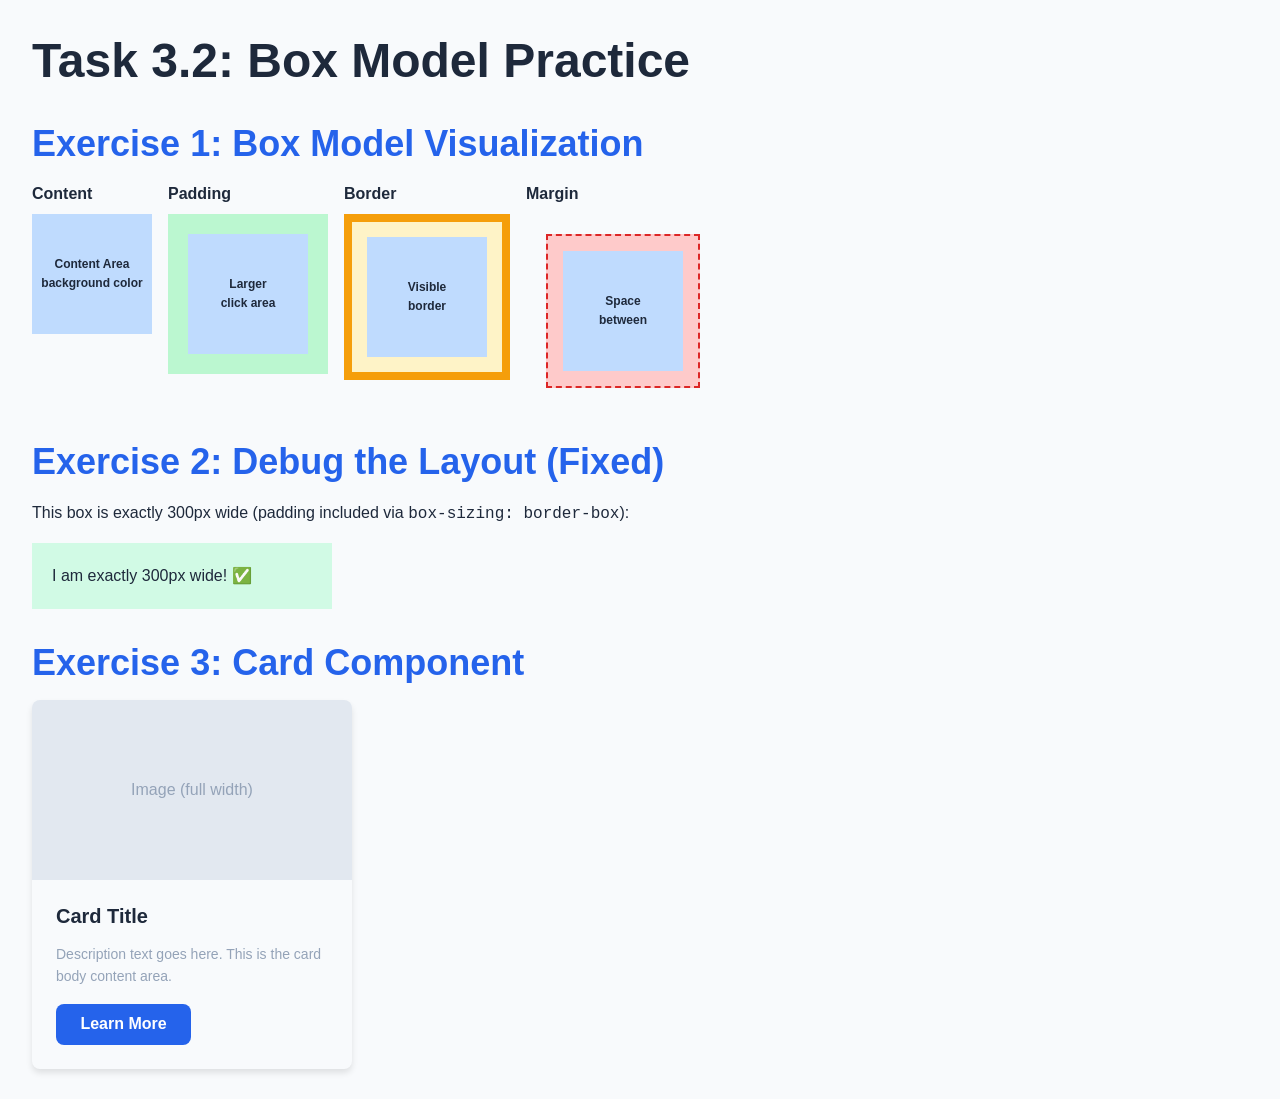
<file: box-model-practice.html>
<!DOCTYPE html>
<html lang="en">
<head>
    <meta charset="UTF-8">
    <meta name="viewport" content="width=device-width, initial-scale=1.0">
    <title>Box Model Practice</title>
    <link rel="stylesheet" href="styles.css">
    <style>
        body { padding: 2rem; }
        .section-title { margin: 2rem 0 1rem; color: #2563eb; }

        /* Exercise 1: Box Model Visualization */
        .box-row { display: flex; gap: 1rem; flex-wrap: wrap; margin-bottom: 2rem; }

        .box-content {
            width: 120px; height: 120px;
            background: #bfdbfe;
            display: flex; align-items: center; justify-content: center;
            font-size: 0.75rem; font-weight: 600; text-align: center;
        }
        .box-padding {
            padding: 20px;
            background: #bbf7d0;
            display: inline-block;
        }
        .box-border {
            padding: 15px;
            border: 8px solid #f59e0b;
            background: #fef3c7;
            display: inline-block;
        }
        .box-margin {
            margin: 20px;
            padding: 15px;
            background: #fecaca;
            border: 2px dashed #dc2626;
            display: inline-block;
        }

        /* Exercise 2: Debug - Fixed */
        .fixed-box {
            width: 300px;
            padding: 20px;
            border: none;
            box-sizing: border-box;
            background: #d1fae5;
            margin-bottom: 1rem;
        }

        /* Exercise 3: Card with exact spacing */
        .demo-card {
            width: 320px;
            border-radius: 8px;
            overflow: hidden;
            box-shadow: 0 4px 6px rgba(0,0,0,0.1);
        }
        .demo-card img {
            width: 100%;
            height: 180px;
            object-fit: cover;
            background: #e2e8f0;
            display: block;
        }
        .demo-card-body {
            padding: 1.5rem;
        }
        .demo-card-body h3 { margin-bottom: 15px; font-size: 1.25rem; }
        .demo-card-body p  { color: #94a3b8; font-size: 0.875rem; margin-bottom: 1rem; }
    </style>
</head>
<body>

    <h1>Task 3.2: Box Model Practice</h1>

    <!-- Exercise 1: Box Model Visualization -->
    <h2 class="section-title">Exercise 1: Box Model Visualization</h2>
    <div class="box-row">
        <div>
            <p style="margin-bottom:0.5rem;font-weight:600;">Content</p>
            <div class="box-content">Content Area<br>background color</div>
        </div>
        <div>
            <p style="margin-bottom:0.5rem;font-weight:600;">Padding</p>
            <div class="box-padding">
                <div class="box-content">Larger<br>click area</div>
            </div>
        </div>
        <div>
            <p style="margin-bottom:0.5rem;font-weight:600;">Border</p>
            <div class="box-border">
                <div class="box-content">Visible<br>border</div>
            </div>
        </div>
        <div>
            <p style="margin-bottom:0.5rem;font-weight:600;">Margin</p>
            <div class="box-margin">
                <div class="box-content">Space<br>between</div>
            </div>
        </div>
    </div>

    <!-- Exercise 2: Debug the Layout -->
    <h2 class="section-title">Exercise 2: Debug the Layout (Fixed)</h2>
    <p style="margin-bottom:1rem;">This box is exactly 300px wide (padding included via <code>box-sizing: border-box</code>):</p>
    <div class="fixed-box">
        I am exactly 300px wide! ✅
    </div>

    <!-- Exercise 3: Card Component -->
    <h2 class="section-title">Exercise 3: Card Component</h2>
    <div class="demo-card">
        <div style="width:100%;height:180px;background:#e2e8f0;display:flex;align-items:center;justify-content:center;color:#94a3b8;">
            Image (full width)
        </div>
        <div class="demo-card-body">
            <h3>Card Title</h3>
            <p>Description text goes here. This is the card body content area.</p>
            <button class="button button-primary">Learn More</button>
        </div>
    </div>

</body>
</html>
</file>
<file: styles.css>
/* ============================================================
   TASK 3.1: CSS SETUP & BASIC STYLING
   ============================================================ */

/* 1. Reset default styles */
* {
    margin: 0;
    padding: 0;
    box-sizing: border-box;
}

/* 2. Google Fonts import */
@import url('https://fonts.googleapis.com/css2?family=Poppins:wght@400;600;700&family=Open+Sans:wght@400;500&display=swap');

/* ============================================================
   TASK 3.3: TYPOGRAPHY SYSTEM
   ============================================================ */

:root {
    /* Font families */
    --font-heading: 'Poppins', sans-serif;
    --font-body: 'Open Sans', sans-serif;

    /* Type scale */
    --font-xs:   0.75rem;   /* 12px */
    --font-sm:   0.875rem;  /* 14px */
    --font-base: 1rem;      /* 16px */
    --font-lg:   1.125rem;  /* 18px */
    --font-xl:   1.25rem;   /* 20px */
    --font-2xl:  1.5rem;    /* 24px */
    --font-3xl:  1.875rem;  /* 30px */
    --font-4xl:  2.25rem;   /* 36px */
    --font-5xl:  3rem;      /* 48px */

    /* Color system - Task 3.1 */
    --color-primary:        #2563eb;
    --color-primary-light:  #60a5fa;
    --color-primary-dark:   #1e40af;
    --color-secondary:      #7c3aed;
    --color-background:     #f8fafc;
    --color-text:           #1e293b;
    --color-muted:          #94a3b8;

    /* Spacing */
    --space-xs:  0.25rem;
    --space-sm:  0.5rem;
    --space-md:  1rem;
    --space-lg:  1.5rem;
    --space-xl:  2rem;
    --space-2xl: 3rem;

    /* Border radius */
    --radius-sm: 4px;
    --radius-md: 8px;
    --radius-lg: 16px;

    /* Shadows */
    --shadow-sm: 0 1px 3px rgba(0,0,0,0.1);
    --shadow-md: 0 4px 6px rgba(0,0,0,0.1);
    --shadow-lg: 0 10px 20px rgba(0,0,0,0.1);
}

/* Base typography */
body {
    font-family: var(--font-body);
    font-size: var(--font-base);
    line-height: 1.6;
    color: var(--color-text);
    background-color: var(--color-background);
}

h1, h2, h3, h4, h5, h6 {
    font-family: var(--font-heading);
    font-weight: 700;
    line-height: 1.2;
    margin-bottom: var(--space-md);
}

h1 { font-size: var(--font-5xl); }
h2 { font-size: var(--font-4xl); }
h3 { font-size: var(--font-3xl); }
h4 { font-size: var(--font-2xl); }
h5 { font-size: var(--font-xl); }
h6 { font-size: var(--font-lg); }

p {
    margin-bottom: var(--space-md);
    color: var(--color-text);
}

a {
    color: var(--color-primary);
    text-decoration: none;
    transition: color 0.3s ease;
}

a:hover {
    color: var(--color-primary-dark);
}

img {
    max-width: 100%;
    height: auto;
    display: block;
}

/* ============================================================
   TASK 3.2: BOX MODEL PRACTICE
   ============================================================ */

/* Fixed broken box - using box-sizing: border-box */
.broken-box {
    width: 300px;
    padding: 20px;
    border: none;
    box-sizing: border-box; /* Fix: padding included in width */
}

/* Box model visualization boxes */
.box-demo {
    background-color: var(--color-primary-light);
    padding: 20px;
    border: 3px solid var(--color-primary);
    margin: 20px;
    border-radius: var(--radius-md);
}

/* Card component - exact spacing */
.card {
    background: #fff;
    border-radius: var(--radius-md);
    box-shadow: var(--shadow-md);
    overflow: hidden;
    transition: box-shadow 0.3s ease;
}

.card:hover {
    box-shadow: 0 10px 20px rgba(0,0,0,0.1);
}

.card img {
    width: 100%;
    height: 200px;
    object-fit: cover;
}

.card-body {
    padding: var(--space-lg);
}

.card-title {
    font-size: var(--font-xl);
    margin-bottom: 15px;
}

.card-description {
    color: var(--color-muted);
    font-size: var(--font-sm);
    margin-bottom: var(--space-md);
}

.card-tags {
    display: flex;
    gap: var(--space-sm);
    flex-wrap: wrap;
    margin-bottom: var(--space-md);
}

.tag {
    background: var(--color-primary-light);
    color: var(--color-primary-dark);
    padding: 2px 10px;
    border-radius: 999px;
    font-size: var(--font-xs);
    font-weight: 600;
}

/* ============================================================
   TASK 4.1: FLEXBOX LAYOUT
   ============================================================ */

/* Navigation bar */
.navbar {
    display: flex;
    justify-content: space-between;
    align-items: center;
    padding: var(--space-md) var(--space-xl);
    background: #fff;
    box-shadow: var(--shadow-sm);
    position: sticky;
    top: 0;
    z-index: 100;
}

.navbar-logo {
    font-family: var(--font-heading);
    font-size: var(--font-xl);
    font-weight: 700;
    color: var(--color-primary);
}

.navbar-links {
    display: flex;
    align-items: center;
    gap: var(--space-xl);
    list-style: none;
}

.navbar-links a {
    color: var(--color-text);
    font-weight: 500;
    transition: color 0.3s ease;
}

.navbar-links a:hover {
    color: var(--color-primary);
}

/* Card row */
.card-row {
    display: flex;
    gap: var(--space-lg);
    flex-wrap: wrap;
    justify-content: space-between;
    padding: var(--space-xl);
}

.card-row .card {
    flex: 1 1 280px;
}

/* Footer layout */
.footer {
    background: var(--color-text);
    color: #fff;
    padding: var(--space-2xl) var(--space-xl) var(--space-md);
}

.footer-grid {
    display: flex;
    gap: var(--space-2xl);
    flex-wrap: wrap;
    justify-content: space-between;
    margin-bottom: var(--space-xl);
}

.footer-col h4 {
    color: #fff;
    margin-bottom: var(--space-md);
    font-size: var(--font-lg);
}

.footer-col p,
.footer-col a {
    color: var(--color-muted);
    font-size: var(--font-sm);
    line-height: 2;
}

.footer-col a:hover {
    color: var(--color-primary-light);
}

.footer-col ul {
    list-style: none;
}

.footer-copyright {
    text-align: center;
    color: var(--color-muted);
    font-size: var(--font-sm);
    border-top: 1px solid #334155;
    padding-top: var(--space-md);
}

/* ============================================================
   TASK 4.2: CSS GRID LAYOUT
   ============================================================ */

/* Photo gallery - 3 column grid */
.photo-gallery {
    display: grid;
    grid-template-columns: repeat(3, 1fr);
    gap: var(--space-md);
    padding: var(--space-xl);
}

.photo-gallery img {
    width: 100%;
    height: 220px;
    object-fit: cover;
    border-radius: var(--radius-md);
}

/* Magazine layout */
.magazine-layout {
    display: grid;
    grid-template-columns: 250px 1fr;
    grid-template-rows: auto 1fr auto;
    grid-template-areas:
        "header  header"
        "sidebar main"
        "footer  footer";
    gap: var(--space-md);
    min-height: 100vh;
}

.mag-header  { grid-area: header;  background: var(--color-primary); color: #fff; padding: var(--space-lg); }
.mag-sidebar { grid-area: sidebar; background: #e2e8f0; padding: var(--space-lg); }
.mag-main    { grid-area: main;    padding: var(--space-lg); }
.mag-footer  { grid-area: footer;  background: var(--color-text); color: #fff; padding: var(--space-lg); text-align: center; }

/* Projects grid - responsive */
.projects-grid {
    display: grid;
    grid-template-columns: repeat(3, 1fr);
    gap: var(--space-lg);
    padding: var(--space-xl);
}

/* ============================================================
   TASK 4.4: POLISH & REFINEMENT - Hover, Transitions, Focus
   ============================================================ */

/* Buttons */
.button {
    display: inline-block;
    padding: 0.6rem 1.4rem;
    border-radius: var(--radius-md);
    font-family: var(--font-body);
    font-size: var(--font-base);
    font-weight: 600;
    cursor: pointer;
    border: 2px solid transparent;
    transition: all 0.3s ease;
}

/* Primary button */
.button-primary {
    background: var(--color-primary);
    color: #fff;
}

.button-primary:hover {
    background: var(--color-primary-dark);
    transform: translateY(-2px);
    box-shadow: 0 4px 6px rgba(0,0,0,0.1);
    color: #fff;
}

/* Secondary button */
.button-secondary {
    background: transparent;
    color: var(--color-primary);
    border-color: var(--color-primary);
}

.button-secondary:hover {
    background: var(--color-primary);
    color: #fff;
    transform: translateY(-2px);
    box-shadow: 0 4px 6px rgba(0,0,0,0.1);
}

/* Danger button */
.button-danger {
    background: #dc2626;
    color: #fff;
}

.button-danger:hover {
    background: #b91c1c;
    transform: translateY(-2px);
    box-shadow: 0 4px 6px rgba(0,0,0,0.1);
    color: #fff;
}

/* Disabled button */
.button-disabled,
.button:disabled {
    background: var(--color-muted);
    color: #fff;
    cursor: not-allowed;
    border-color: transparent;
}

.button-disabled:hover {
    transform: none;
    box-shadow: none;
}

/* Focus states - Accessibility */
a:focus,
button:focus,
.button:focus,
input:focus,
textarea:focus,
select:focus {
    outline: 2px solid var(--color-primary);
    outline-offset: 2px;
}

/* ============================================================
   TASK 4.3: MOBILE-FIRST RESPONSIVE DESIGN
   ============================================================ */

/* Mobile first - base styles (default = mobile) */
.navbar-links { display: none; }
.photo-gallery { grid-template-columns: 1fr; }
.projects-grid { grid-template-columns: 1fr; }
.magazine-layout { grid-template-columns: 1fr; grid-template-areas: "header" "main" "sidebar" "footer"; }
.footer-grid { flex-direction: column; gap: var(--space-lg); }

/* Tablet */
@media (min-width: 768px) {
    .navbar-links { display: flex; }
    .photo-gallery { grid-template-columns: repeat(2, 1fr); }
    .projects-grid { grid-template-columns: repeat(2, 1fr); }
    .magazine-layout { grid-template-columns: 200px 1fr; grid-template-areas: "header header" "sidebar main" "footer footer"; }
    .footer-grid { flex-direction: row; }
}

/* Desktop */
@media (min-width: 1024px) {
    .photo-gallery { grid-template-columns: repeat(3, 1fr); }
    .projects-grid { grid-template-columns: repeat(3, 1fr); }
    .magazine-layout { grid-template-columns: 250px 1fr; }
}

/* Large Desktop */
@media (min-width: 1280px) {
    .container { max-width: 1200px; margin: 0 auto; }
}

/* ============================================================
   HERO SECTION (Daily Challenge - Day 3)
   ============================================================ */

.hero {
    min-height: 100vh;
    background: linear-gradient(rgba(0,0,0,0.5), rgba(0,0,0,0.5)),
                url('../images/hero-bg.jpg') center/cover no-repeat;
    display: flex;
    align-items: center;
    justify-content: center;
    text-align: center;
    color: #fff;
    padding: var(--space-xl);
}

.hero-content h1 {
    font-size: clamp(var(--font-3xl), 6vw, var(--font-5xl));
    margin-bottom: var(--space-md);
}

.hero-content p {
    font-size: var(--font-xl);
    color: rgba(255,255,255,0.85);
    margin-bottom: var(--space-xl);
}

/* ============================================================
   FORM STYLING (Daily Challenge - Day 4)
   ============================================================ */

.form-group {
    margin-bottom: var(--space-lg);
}

.form-group label {
    display: block;
    font-weight: 600;
    margin-bottom: var(--space-xs);
    color: var(--color-text);
}

.form-group input,
.form-group textarea,
.form-group select {
    width: 100%;
    padding: 0.75rem 1rem;
    border: 2px solid #cbd5e1;
    border-radius: var(--radius-md);
    font-family: var(--font-body);
    font-size: var(--font-base);
    color: var(--color-text);
    background: #fff;
    transition: border-color 0.3s ease;
}

.form-group input:focus,
.form-group textarea:focus,
.form-group select:focus {
    border-color: var(--color-primary);
    outline: none;
}

.form-group input:invalid,
.form-group textarea:invalid {
    border-color: #dc2626;
}

.form-group textarea {
    min-height: 150px;
    resize: vertical;
}
</file>
